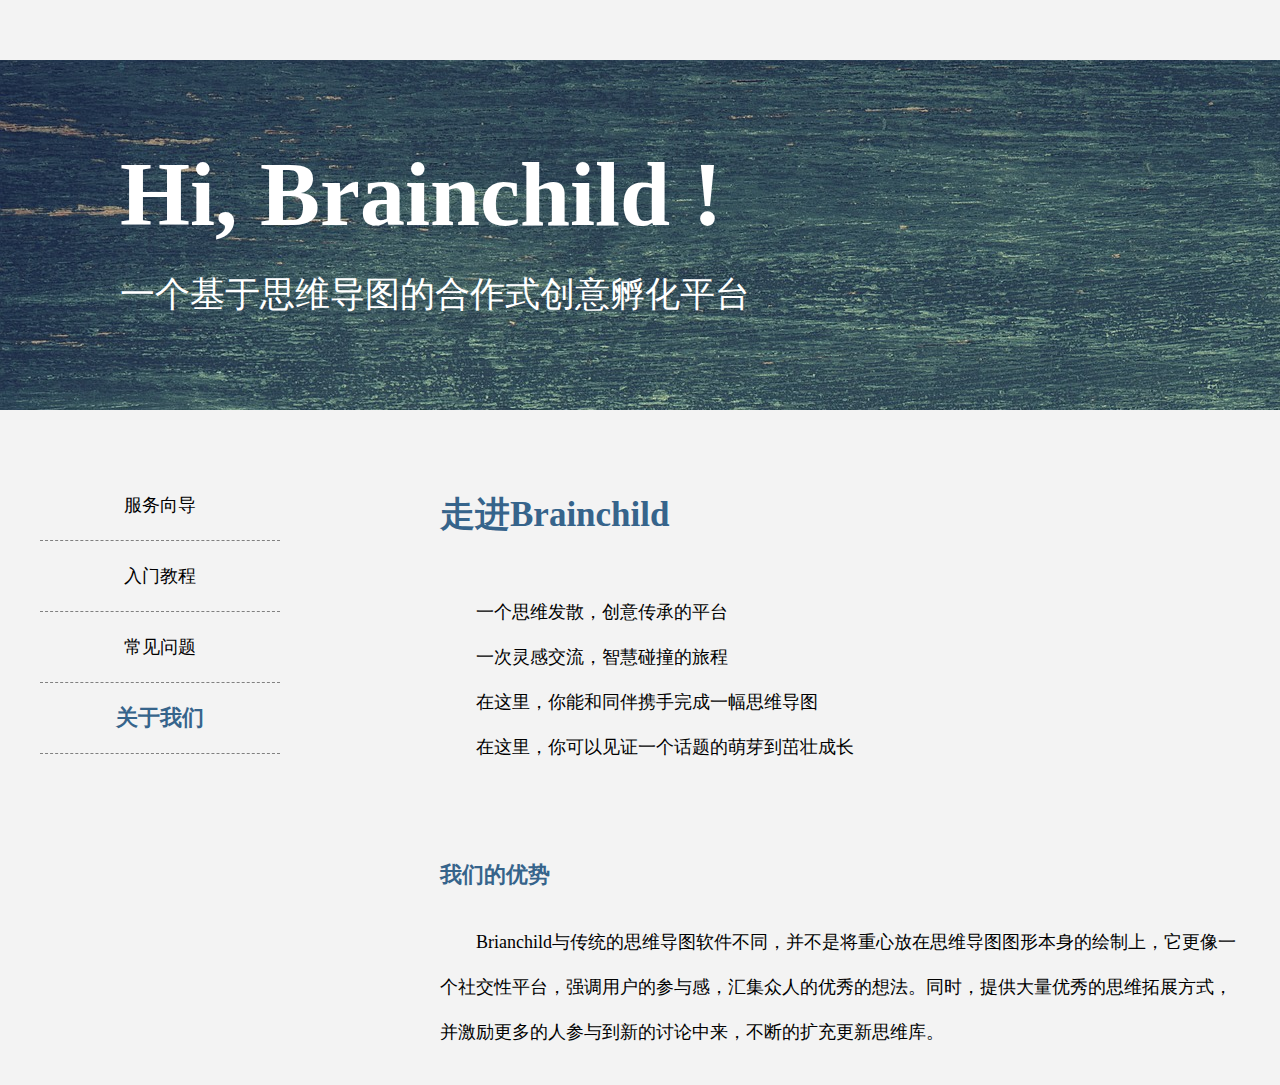
<file: brainchild_doc/about_us.html>
<!DOCTYPE html>
<html>
<head>
    <meta charset="utf-8">
    <link rel="stylesheet" type="text/css" href="reading_doc.css">
	<title>用户中心</title>

</head>
<body class="background">
    <div class="above_top">

    </div>
    <div class="top">
        <div>
        	<p class="top_text_title">Hi, Brainchild !</p>
            <p class="top_text_content">一个基于思维导图的合作式创意孵化平台</p>
            <!-- <img src="brain.png" class="image"> -->
        </div>
    	
    </div>
    <div class="middle" style="height: 300px">
    	<div class="middle_left">
    	   <ul>
    	   	  <li><a href="service_director.html">服务向导</a></li>
    	   	  <li><a href="fundamental_course.html">入门教程</a></li>
    	   	  <li><a href="usual_problem.html">常见问题</a></li>
    	   	  <li><a href="about_us.html" class="button_chosen">关于我们</a></li>
    	   </ul>

    	</div>
    	<div class="middle_right">
    	    <p class="mid_text_title">走进Brainchild</p>
    	    <br>
            <br>
            <!-- <p class="mid_text_content">一个<span>思维</span>发散，<span>创意</span>传承的平台</p> -->
            <!-- <p class="mid_text_content" style="text-indent: 4em">一次<span>灵感</span>交流，<span>智慧</span>碰撞的旅程</p> -->
            <p class="mid_text_content">一个思维发散，创意传承的平台</p>
            <p class="mid_text_content">一次灵感交流，智慧碰撞的旅程</p>          
            <p class="mid_text_content">在这里，你能和同伴携手完成一幅思维导图</p>
            <p class="mid_text_content">在这里，你可以见证一个话题的萌芽到茁壮成长</p>
            <br>
            <br>
            <p class="mid_text_subtitle">我们的优势</p> 
            <br>
            <p class="mid_text_content">Brianchild与传统的思维导图软件不同，并不是将重心放在思维导图图形本身的绘制上，它更像一个社交性平台，强调用户的参与感，汇集众人的优秀的想法。同时，提供大量优秀的思维拓展方式，并激励更多的人参与到新的讨论中来，不断的扩充更新思维库。</p>
            <br>
            
    	</div>
    </div>

</body>
</html>
</file>
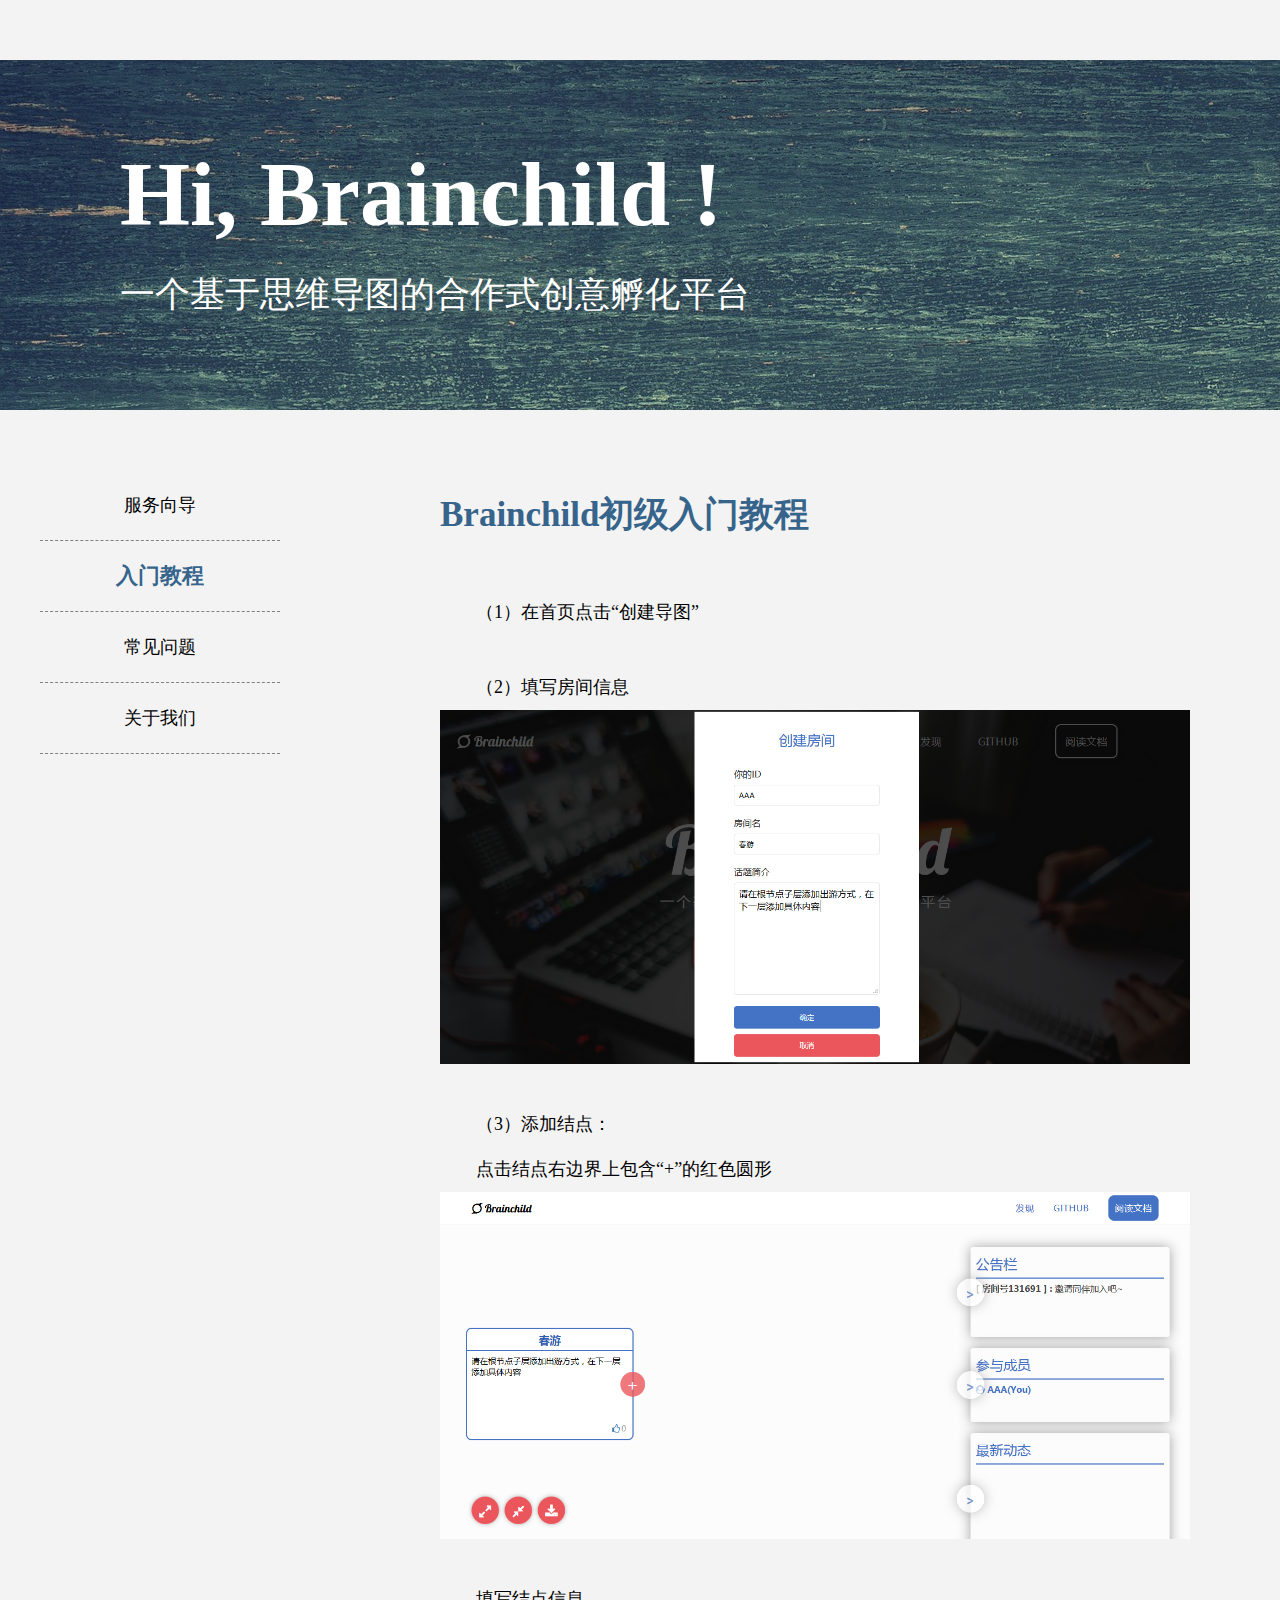
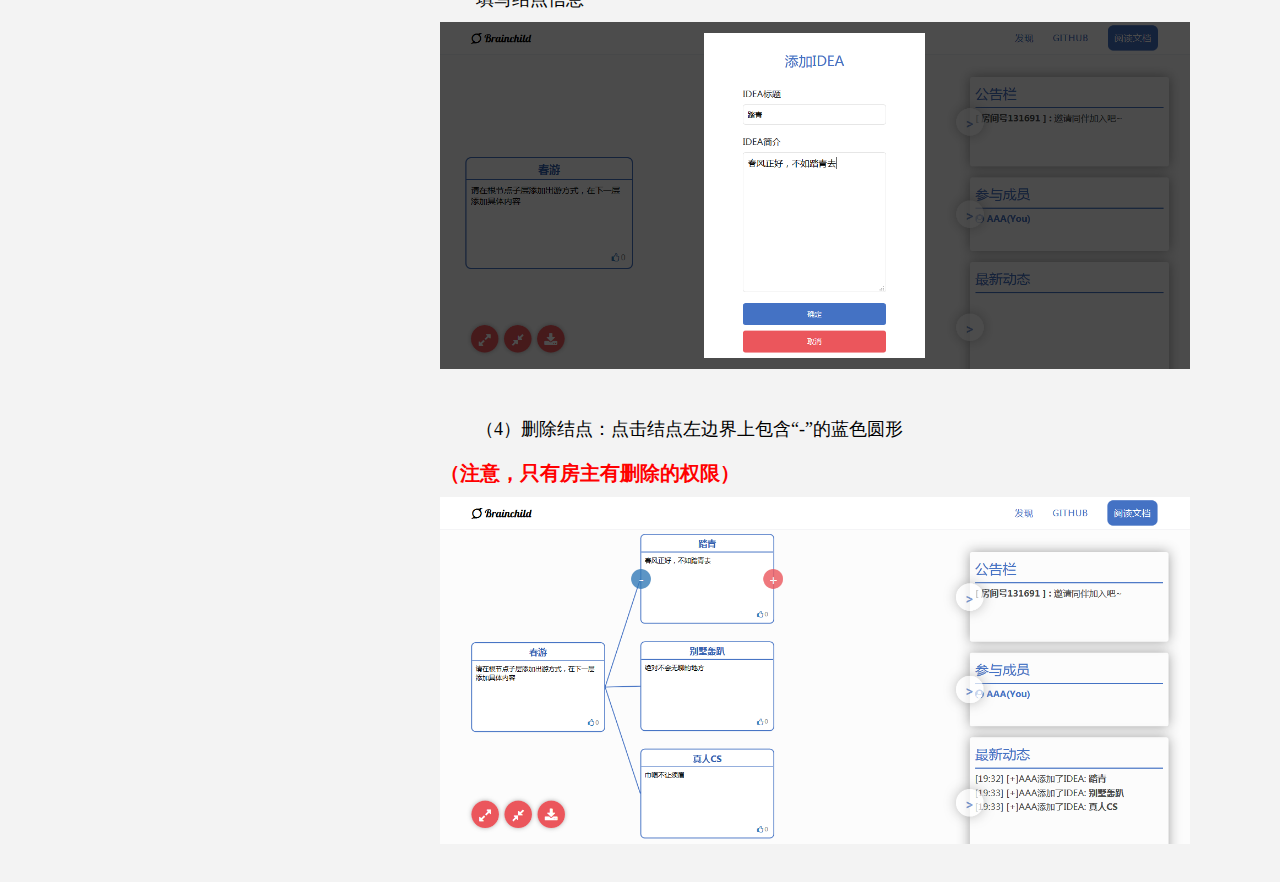
<file: brainchild_doc/fundamental_course.html>
<!DOCTYPE html>
<html>
<head>
    <meta charset="utf-8">
    <link rel="stylesheet" type="text/css" href="reading_doc.css">
	<title>用户中心</title>

</head>
<body class="background">
    <div class="above_top">

    </div>
    <div class="top">
        <div>
        	<p class="top_text_title">Hi, Brainchild !</p>
            <p class="top_text_content">一个基于思维导图的合作式创意孵化平台</p>
            <!-- <img src="brain.png" class="image"> -->
        </div>
    	
    </div>
    <div class="middle" style="height: 300px">
    	<div class="middle_left">
    	   <ul>
    	   	  <li><a href="service_director.html">服务向导</a></li>
    	   	  <li><a href="fundamental_course.html" class="button_chosen">入门教程</a></li>
    	   	  <li><a href="usual_problem.html">常见问题</a></li>
    	   	  <li><a href="about_us.html">关于我们</a></li>
    	   </ul>

    	</div>
    	<div class="middle_right">
    	    <p class="mid_text_title">Brainchild初级入门教程</p>
            <br>
            <br>
            <p class="mid_text_content">（1）在首页点击“创建导图”</p>
            <br>
            <p class="mid_text_content">（2）填写房间信息</p>    
            <p><img src="picture/p1.png" width="750" height="354"> </p>
            <br>                              
            <p class="mid_text_content">（3）添加结点：</p>
            <p class="mid_text_content">点击结点右边界上包含“+”的红色圆形</p>
            <p><img src="picture/p2.png" width="750" height="347"></p>
            <br>
            <p class="mid_text_content"> 填写结点信息</p>
            <p><img src="picture/p3.png" width="750" height="347"></p>
            <br>
            <p class="mid_text_content">（4）删除结点：点击结点左边界上包含“-”的蓝色圆形<br><span style="color: red; font-weight: bold;">（注意，只有房主有删除的权限）</span></p>
            <p><img src="picture/p4.png" width="750" height="347"></p>
            <br>

    	</div>
    </div>

</body>
</html>
</file>
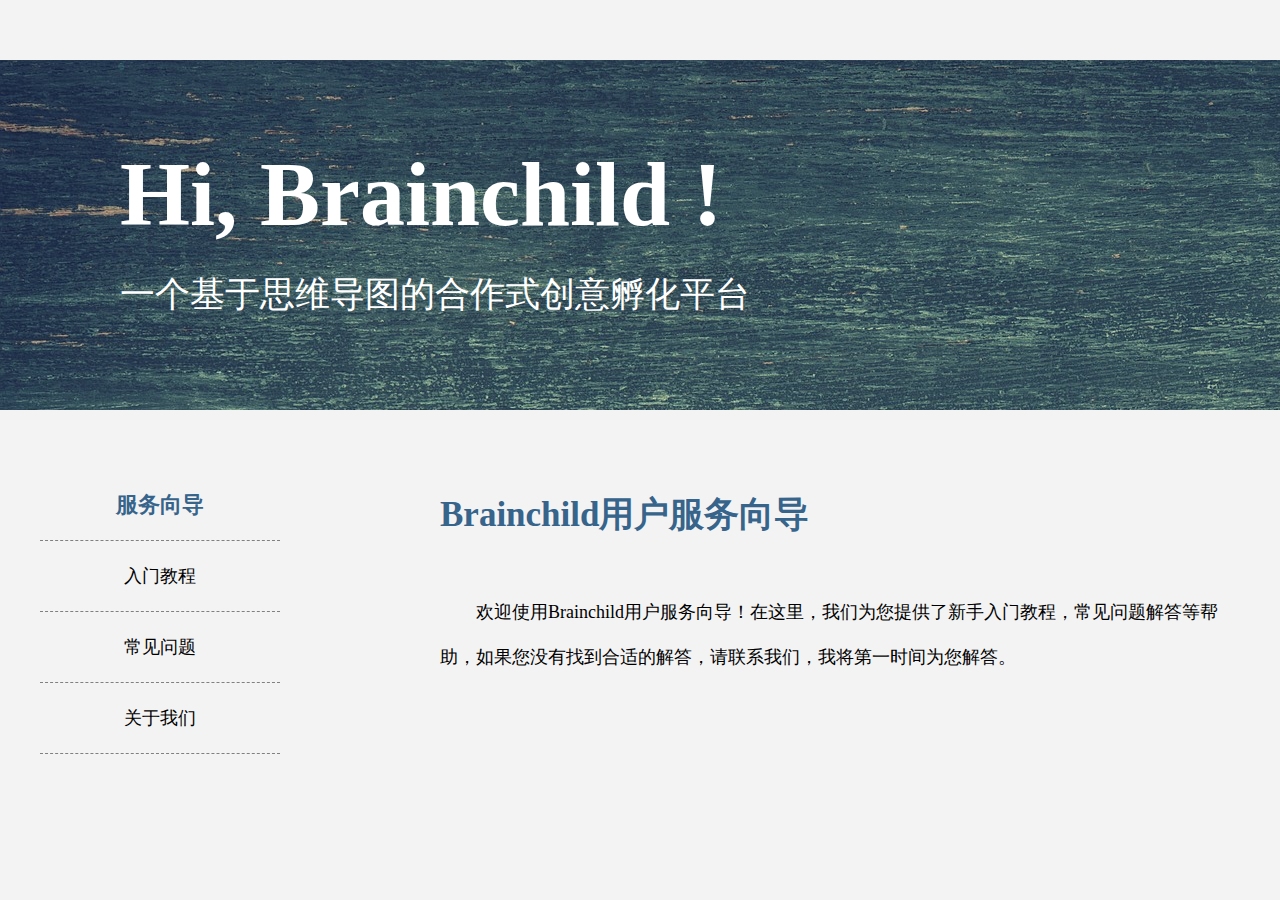
<file: brainchild_doc/service_director.html>
<!DOCTYPE html>
<html>
<head>
    <meta charset="utf-8"> 
    <link rel="stylesheet" type="text/css" href="reading_doc.css">
	<title>用户中心</title>

</head>
<body class="background">
    <div class="above_top">

    </div>
    <div class="top">
        <div>
        	<p class="top_text_title">Hi, Brainchild !</p>
            <p class="top_text_content">一个基于思维导图的合作式创意孵化平台</p>
            <!-- <img src="brain.png" class="image"> -->
        </div>
    	
    </div>
    <div class="middle" style="height: 300px">
    	<div class="middle_left">
    	   <ul>
    	   	  <li><a href="service_director.html"  class="button_chosen">服务向导</a></li>
    	   	  <li><a href="fundamental_course.html">入门教程</a></li>
    	   	  <li><a href="usual_problem.html">常见问题</a></li>
    	   	  <li><a href="about_us.html">关于我们</a></li>
    	   </ul>

    	</div>
    	<div class="middle_right">
    	    <p class="mid_text_title">Brainchild用户服务向导</p>
    	    <br>
    	    <br>
    	    <p class="mid_text_content">欢迎使用Brainchild用户服务向导！在这里，我们为您提供了新手入门教程，常见问题解答等帮助，如果您没有找到合适的解答，请联系我们，我将第一时间为您解答。</p>
    	</div>
    </div>

</body>
</html>
</file>
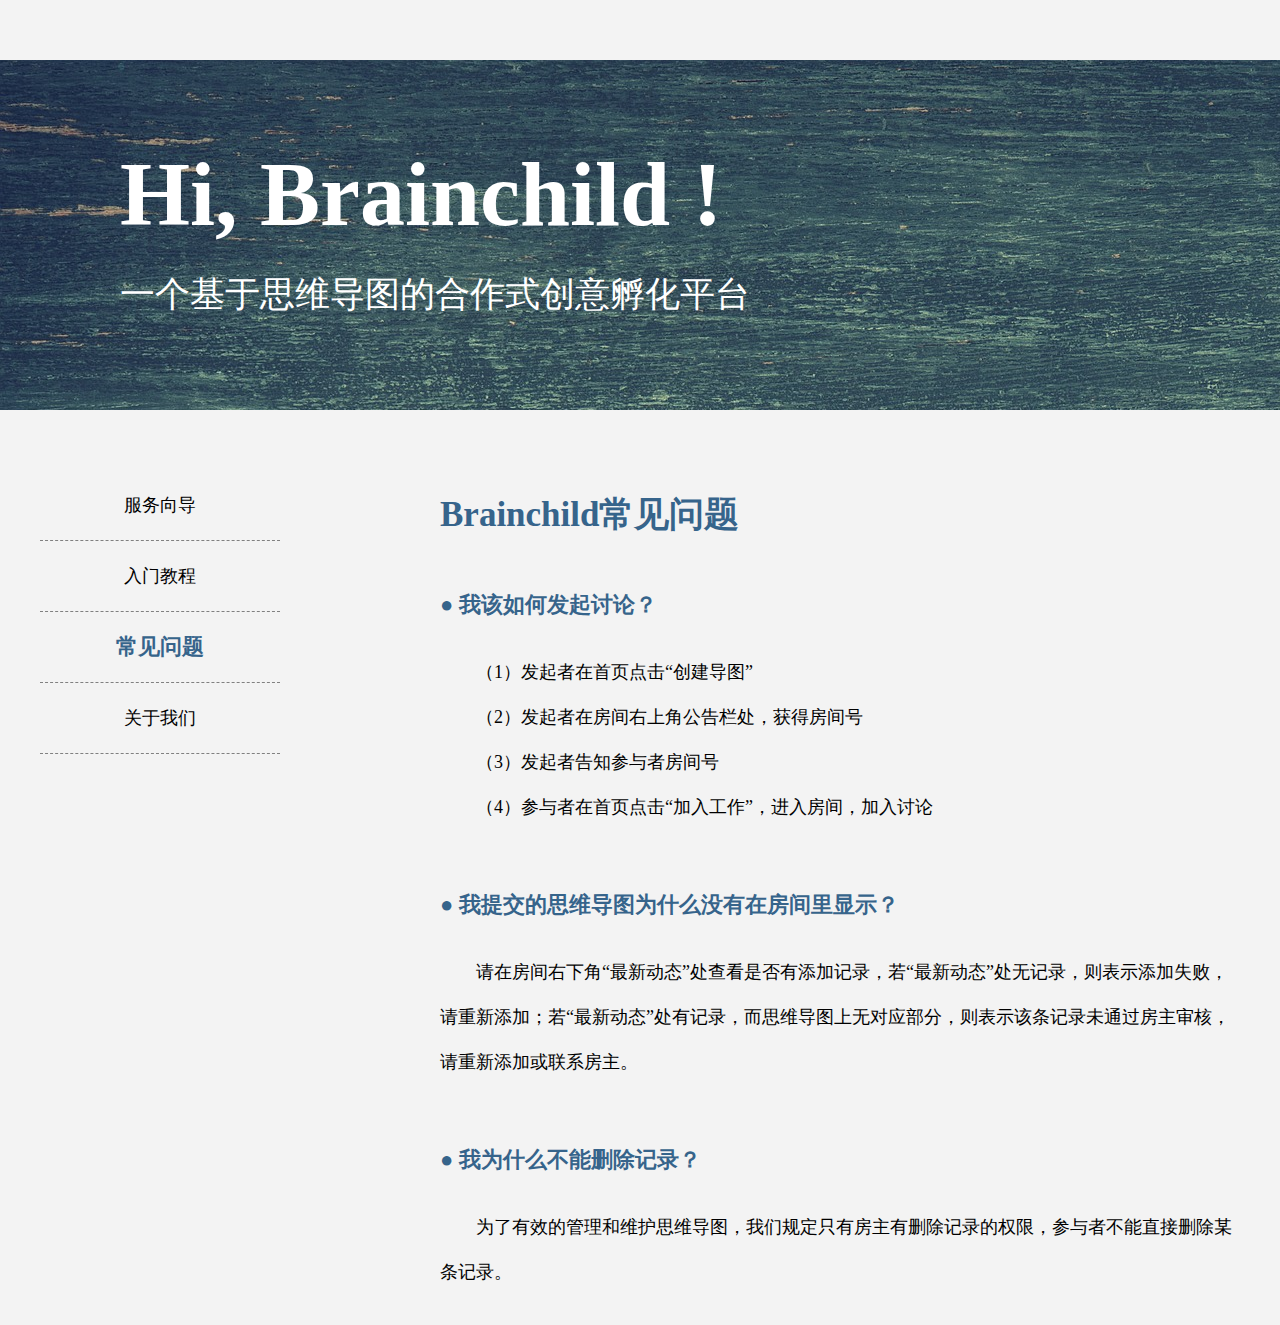
<file: brainchild_doc/usual_problem.html>
<!DOCTYPE html>
<html>
<head>
    <meta charset="utf-8">
    <link rel="stylesheet" type="text/css" href="reading_doc.css">
	<title>用户中心</title>

</head>
<body class="background">
    <div class="above_top">

    </div>
    <div class="top">
        <div>
        	<p class="top_text_title">Hi, Brainchild !</p>
            <p class="top_text_content">一个基于思维导图的合作式创意孵化平台</p>
        	<!-- <img src="brain.png" class="image"> -->
        </div>
    	
    </div>
    <div class="middle" style="height: 300px">
    	<div class="middle_left">
    	   <ul>
    	   	  <li><a href="service_director.html">服务向导</a></li>
    	   	  <li><a href="fundamental_course.html">入门教程</a></li>
    	   	  <li><a href="usual_problem.html" class="button_chosen">常见问题</a></li>
    	   	  <li><a href="about_us.html">关于我们</a></li>
    	   </ul>

    	</div>
    	<div class="middle_right">
    	    <p class="mid_text_title">Brainchild常见问题</p>
    	    <br>
            <p class="mid_text_subtitle">● 我该如何发起讨论？</p> 
            <br>
            <p class="mid_text_content">（1）发起者在首页点击“创建导图”</p>
            <p class="mid_text_content">（2）发起者在房间右上角公告栏处，获得房间号</p>
            <p class="mid_text_content">（3）发起者告知参与者房间号</p>
            <p class="mid_text_content">（4）参与者在首页点击“加入工作”，进入房间，加入讨论</p>
    	    <br>
            <p class="mid_text_subtitle"> ● 我提交的思维导图为什么没有在房间里显示？</p> 
            <br>
            <p class="mid_text_content">请在房间右下角“最新动态”处查看是否有添加记录，若“最新动态”处无记录，则表示添加失败，请重新添加；若“最新动态”处有记录，而思维导图上无对应部分，则表示该条记录未通过房主审核，请重新添加或联系房主。</p>
            <br>
            <p class="mid_text_subtitle">● 我为什么不能删除记录？</p> 
            <br>
            <p class="mid_text_content">为了有效的管理和维护思维导图，我们规定只有房主有删除记录的权限，参与者不能直接删除某条记录。</p>
            <br>
    	</div>
    </div>

</body>
</html>
</file>
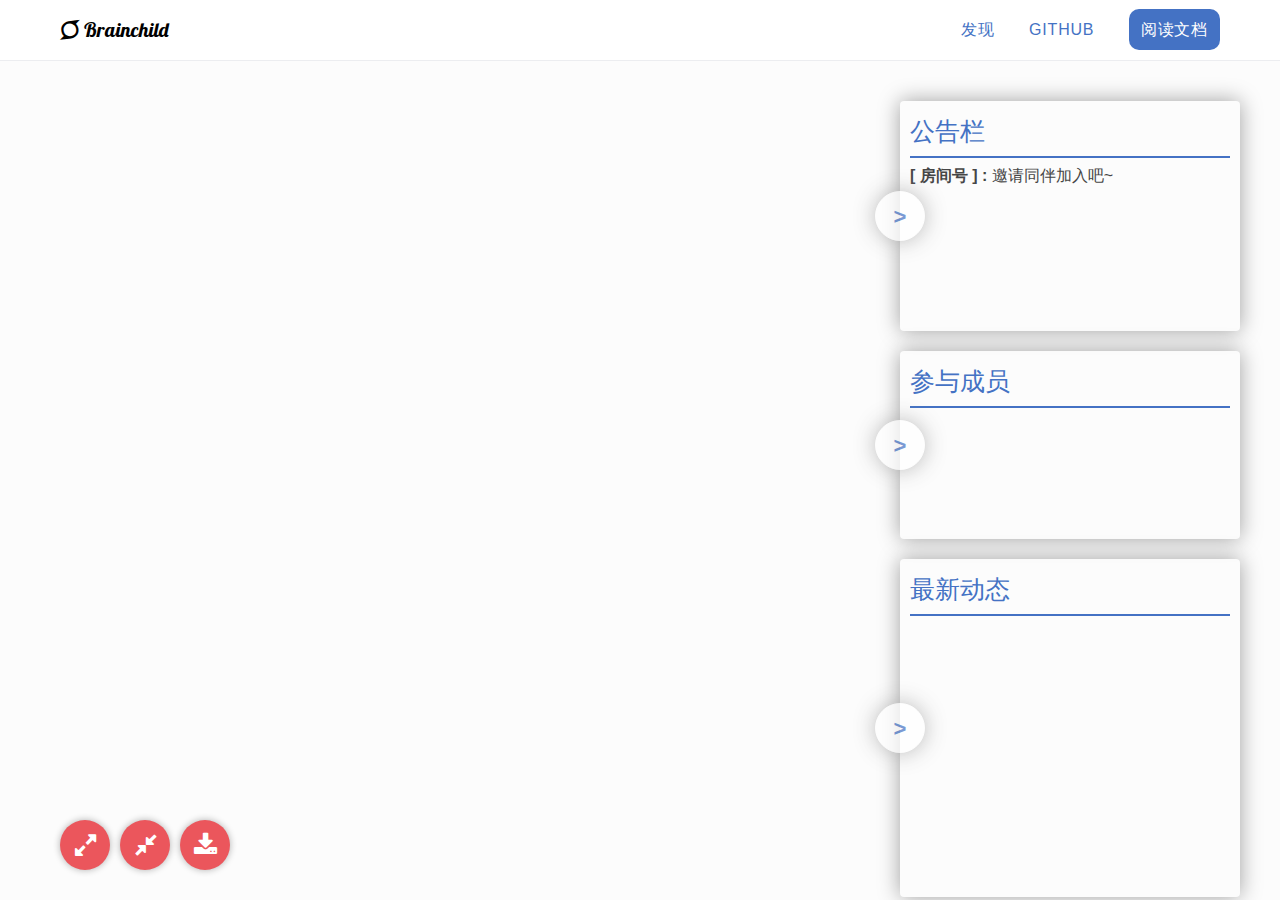
<file: templates/room.html>
<!DOCTYPE html>
<html lang="en">

<head>
    <title></title>
    <meta charset="UTF-8">
    <meta name="viewport" content="width=device-width, initial-scale=1">
    <link rel="stylesheet" href="../static/css/room.css">
    <link rel="stylesheet" href="../static/css/font-awesome-4.7.0/css/font-awesome.min.css" />
    <link rel="stylesheet" href="../static/css/mindmap.css" />
    <link rel="stylesheet" href="../static/css/float_out_window.css" />
    <script src="../static/js/user.js"></script>
    <script src="../static/js/mindmap.js"></script>
    <script src="../static/js/GUIInterface.js"></script>
    <script src="../static/js/jquery-3.1.1.min.js"></script>
    <script src="../static/js/html2canvas.js"></script>
    <script src="http://canvg.github.io/canvg/rgbcolor.js"></script> 
    <script src="http://canvg.github.io/canvg/StackBlur.js"></script>
    <script src="http://canvg.github.io/canvg/canvg.js"></script> 
    <script src="../static/js/request.js"></script>
    <script src="../static/js/room.js"></script>
</head>

<body>
    <div id="fod-mask"></div>
    <nav>
        <button id="menu"><i class="fa fa-bars"></i></button>
        <span id="brand"><i class="fa fa-superpowers"></i> Brainchild</span>
        <ul>
            <li><a href="#" class="hover-underline">发现</a></li>
            <li><a class="hover-underline" target="_blank" href="https://github.com/HE1HE/Brainchild">GITHUB</a></li>
            <li><a href="#" id="read-document">阅读文档</a></li>
        </ul>
    </nav>
    <div id="working-area">
        <div id="mindmap">
            <svg version="1.1" baseProfile="full" width="100%" height="100%" xmlns="http://www.w3.org/2000/svg">
            </svg>
        </div>
        <div id="topic-container" class="info-div">
            <p><span id="topic-title">公告栏</span></p>
            <span id="topic-intro"></span>
            <button class="info-div-btn">></button>
        </div>
        <div id="contributor-container" class="info-div">
            <p><span id="contributor-title">参与成员</span></p>
            <ul>
            </ul>
            <button class="info-div-btn">></button>
        </div>
        <div id="news-container" class="info-div">
            <p><span id="news">最新动态</span></p>
            <ul>
            </ul>
            <button class="info-div-btn">></button>
        </div>
        <button id="scale-map-expand" class="mindmap-func"><i class="fa fa-expand"></i></button>
        <button id="scale-map-compress" class="mindmap-func"><i class="fa fa-compress"></i></button>
        <button id="mindmap-to-png" class="mindmap-func"><i class="fa fa-download"></i></button>
    </div>
</body>

</html>
</file>
<file: brainchild_doc/reading_doc.css>
*{
			margin: 0;
			padding: 0;
			font-size: 20px;
			line-height: 30px;
		}
		.background{
			background: #F3F3F3;
			/*background: #EBEBEB;*/
		}
		ul{
			list-style: none;
			color: white;
			/*border: solid;*/
			/*border-width: 5px;*/
			/*border-bottom: 1px dashed grey;*/
			/*border-color: white;*/
			/*width: 200px;*/
		}
		li{
			border-bottom: 1px dashed grey;
			/*border-top: 1px dashed grey;*/
		}

		a:hover,.button_chosen{
			/*background: #d9d9d9;*/
			font-weight: bold;
			font-size: 22px;
			/*text-decoration: underline;*/
			/*color: #4169E1;*/
			color: #36648B;
		}

		a{
			text-decoration: none;
			color: black;
			display: block;
			height: 70px;
			text-align: center;
			line-height: 70px;
			font-size: 18px;
		}
					
		.above_top{
			height: 60px;
			position: relative;
		}
		.top{
			height:350px;  
			/*margin: 60px auto;*/
			/*background: #D3D3D3;*/
			background: url(picture/top_pic.jpg);
			position: relative;
			/*margin-top: 20px;*/
		}
		.top_text_title{
			font-size: 90px;
			font-weight: bold;
			/*text-align: center;*/
			position: absolute;
			/*float: left;*/
			top:120px;
			left: 120px;
			/*color: #36648B;*/
			color: white;
		}
		.top_text_content{
			font-size: 35px;
			/*font-weight: bold;*/
			/*text-align: center;*/
			position: absolute;
			/*float: left;*/
			top:220px;
			left: 120px;
			/*color: #36648B;*/
			color: white;
		}
		.image{
			height: 150px;
			width: 150px;
			position: absolute;
			margin-left: 1100px;
			margin-top: 125px;
			/*top: 20px;*/
			/*right: 150px;*/
		}
		.middle{
			/*height: 400px; */
			width: 1200px; 
			margin: 60px auto; 
			position: relative;
		}
		.middle_left{
			/*background: white; */
			width: 240px; 
			/*float: left;*/
			position: absolute;
			top: 0;
			left: 0;
		}
		.middle_right{
			/*background: green; */
			width: 800px; 
			position: absolute;
			top: 0;
			right: 0;
		}
		.mid_text_title{
			font-size: 35px;
			font-weight: bold;
			color: #36648B;
			margin-top: 30px;
			/*text-indent: 1em;*/
		}
		.mid_text_subtitle{
			font-size: 22px;
			font-weight: bold;
			color: #36648B;
			margin-top: 30px;
			/*text-indent: 1em;*/
		}
		.mid_text_content{
			font-size: 18px;
			text-indent: 2em;
			line-height: 2.5em;
			/*border-bottom: 1px dashed grey;*/
		}
</file>
<file: static/css/room.css>
*{
    margin: 0;
    padding: 0;
    font-family: "Hiragino Sans GB", "Microsoft YaHei","WenQuanYi Micro Hei", sans-serif;
}

li{
    list-style: none;
}
button{
    outline: none;
}
/*Web字体*/
@font-face{
    font-family: "Lobster";
    src: url("../fonts/Lobster-Regular.ttf");
}
#brand,#head-title{
    font-family: "Lobster",serif;
}

/*导航栏*/
nav,#brand,nav > ul,nav li{
    display: inline-block;
    height: 60px;
}
nav{
    width: 100%;
    position: relative;
    /*box-shadow: 0 3px 4px #888888;*/
    border-bottom: 1px solid rgb(236, 237, 240);
}
nav > ul{
    float: right;
    margin-right: 30px;
}

#brand{
    line-height: 60px;
    font-size: 20px;
    margin-left: 60px;
    cursor: pointer;
}
nav li{
    margin-right: 30px;
    font-size: 16px;
    letter-spacing: 0.8px;
    vertical-align: middle;
}
nav a{
    line-height: 60px;
    text-decoration: none;
    color: rgb(68, 114, 196);
}
#read-document{
    background-color: rgb(68,114,196);
    color: white;
    padding: 12px;
    border-radius: 10px;
    /*box-shadow: 0px 5px 9px rgb(30,30,30);*/
    transition: all,0.2s;
}
/*导航栏hover效果*/
#read-document:hover{
    background-color: rgb(48, 94, 176);
}
.hover-underline{
    position: relative;
}
.hover-underline::before{
    content:" ";
    display: block;
    border-bottom: 2px solid rgb(68, 114, 196);
    /*border-bottom: 3px solid rgb(235,86,92);*/
    position: absolute;
    left: 50%;
    top: 5px;
    width: 0%;
    height: 100%;
    transition: width 0.2s,left 0.2s;
}
.hover-underline:hover::before{
    width: 100%;
    left: 0%;
}
#menu{
    display: none;
}

/*工作区布局*/
#working-area{
    width: 100%;
    height: calc(100vh - 61px);
    background-color: rgb(252,252,252);
    position: relative;
    box-sizing: border-box;
    overflow: hidden;
    /*padding-top: 40px;*/
}
#mindmap{
    min-width: 100%;
    min-height: 100%;
    box-sizing: border-box;
    position: absolute;
    left: 0;
    top: 0;
    transition: transform 0.2s;
}
.info-div{
    width: 25%;
    box-shadow: 0 0px 21px #9f9f9f;
    border-radius: 4px;
    position: absolute;
    right: 40px;
    padding: 10px;
    transition: right 0.4s;
}
#topic-intro,.info-div ul{
    display: inline-block;
    max-height: 80%;
    overflow: auto;
}
.info-div p{
    padding-bottom: 5px;
    border-bottom: 2px solid rgb(68, 114, 196);
    margin-bottom: 5px;
}
.info-div p span{
    color: rgb(68, 114, 196);
    /*font-weight: bold;*/
    font-size: 25px;
}
.info-div{
    color: rgb(70,70,70);
    font-size: 16px;
    line-height: 1.6;
}
.info-div-btn{
    width: 50px;
    height: 50px;
    line-height: 50px;
    border-radius: 25px;
    border: 1px solid white;
    background-color: white;
    opacity: 0.7;
    box-shadow: 0 0px 21px #9f9f9f;
    color: rgb(68, 114, 196);
    font-size: 22px;
    font-weight: bold;
    
    position: absolute;
    top: calc(50% - 25px);
    left: -25px;
    /*transform: translateX(-50%);*/

    transition: all 0.4s;
    cursor: pointer;
}
.info-div-btn:hover{
    border: 1px solid rgb(68, 114, 196);
    opacity: 1;
}
#topic-container{
    height: 25%;
    top: 40px;
}
#contributor-container{
    height: 20%;
    top: calc( 80px + 25% );
}
#news-container{
    height: 38%;
    top: calc( 120px + 45% );
}

/*参与成员列表*/
#contributor-container li{
    display: inline-block;
    margin-right: 10px;
}
.admin{
    color: rgb(235,86,92);
    /*color: rgb(245,205,32);*/
    /*color: red;*/
    font-weight: bold;
}
.admin:after{
    content:"(Admin)";
}
.me{
    color: rgb(68, 114, 196);
    font-weight: bold;
}
.me:after{
    content:"(You)";
}
/*放大和缩小按钮*/
.mindmap-func{
    position: absolute;
    left: 40px;
    bottom: 30px;
    color: white;
    font-size: 25px;

    width: 50px;
    height: 50px;
    line-height: 50px;
    border-radius: 25px;
    background-color: rgb(235,86,92);
    cursor: pointer;
    border: none;
    transition: all 0.2s;
    box-shadow: 0 0px 7px #afafaf;
}
.mindmap-func:hover{
    background-color: rgb(215,66,72);
}
#scale-map-expand{
    left: 60px;
}
#scale-map-compress{
    left: 120px;
}
#mindmap-to-png{
    left: 180px;
}
.png{
    position: absolute;
}
/*svg*/
svg{
    width: 100%;
    height: 100%;
    position: absolute;
    top: 0;
    right: 0;
    bottom: 0;
    left: 0;
}

.message{
    /*display: hidden;*/
}

@media (max-width: 756px){
    /*在小尺寸屏幕上导航栏重布局*/
    nav{
        position: absolute;
        height: 60px;
        overflow: hidden;
        border-bottom: none;
        box-sizing: border-box;
        border-bottom: 1px solid rgb(236, 237, 240);
        transition: all 0.2s;
        z-index: 200;
    }
    #working-area{
        position: absolute;
        top: 60px;
        z-index: 199;
    }
    nav.expand{
    /*nav:hover{*/
        /*点击后伸展开的导航栏*/
        height: 180px;
        background-color: rgba(255,255,255,.9);
    }
    nav.expand>#brand,nav.expand>#menu,{
    /*nav:hover>#brand,nav:hover>#menu{*/
        opacity: .5;
    }
    nav.expand li:nth-child(1),nav.expand li:nth-child(3){
    /*nav:hover li:nth-child(1),nav:hover li:nth-child(3){*/
        background-color: rgba(68,114,196,.1);
    }
    #brand{
        width: 100%;
        height: 60px;
        line-height: 60px;
        text-align: center;
        margin-left: 0;
    }
    nav>ul,nav li{
        width: 100%;
        height: 30px;
        font-size: 14px;
        text-align: center;
        margin-right: 0;
    }
    nav a{
        /*color: white;*/
        line-height: 30px;
    }
    #read-document{
        border: none;
        color: rgb(68,114,196);
        box-shadow: none;
        background-color: transparent;
    }
    #read-document:hover{
        border: none;
        box-shadow: none;
        background-color: transparent;
    }
    #menu{
        display: block;
        width: 40px;
        height: 60px;
        line-height: 60px;
        border: none;
        background: transparent;
        position: absolute;
        right: 10px;
        font-size: 20px;
        color: rgb(0,0,0);
        text-shadow: 0px 0px 7px rgb(30,30,30);
    }
}
</file>
<file: static/css/mindmap.css>
.node-container{
    /*box-sizing: border-box;*/
    background-color: white;
    border: 2px solid rgb(68,114,196);
    border-radius: 10px;
    width: 300px;
    height: 200px;
    position: absolute;
    font-family: "Hiragino Sans GB", "Microsoft YaHei","WenQuanYi Micro Hei", sans-serif;
}
.node-title-container{
    position: relative;
    box-sizing: border-box;
    width: 100%;
    height: 40px;
    line-height: 40px;
    text-align: center;
    border-bottom: 2px solid rgb(68,114,196);
    font-size: 20px;
    font-weight: bold;
    color: rgb(48,94,176);
}
.node-contain-container{
    box-sizing: border-box;
    width: 100%;
    height: 160px;
    font-size: 15px;
    padding: 8px;
    overflow: auto;
}
.node-add-button,.node-remove-button{
    position: absolute;
    top: 50%;
    width: 45px;
    height: 45px;
    border-radius: 22.5px;
    border: none;
    opacity: 0;
    color: white;
    transition: opacity 0.2s;
    font-size: 30px;
    line-height: 45px;
}
.node-container:hover .node-add-button,.node-container:hover .node-remove-button{
    opacity: 0.8;
}
.node-add-button:hover,.node-remove-button:hover{
    /*opacity: 1.0;*/
    cursor: pointer;
}
.node-add-button:focus,.node-remove-button:focus{
    outline: none;
}
.node-add-button{
    right: 0;
    transform: translate(50%,-50%);
    background-color: rgb(235,86,92);
}
.node-remove-button{
    left: 0;
    transform: translate(-50%,-50%);
    background-color: rgb(51,122,183);
}
#root-node{
    position: absolute;
    top: calc(50% - 100px);
    left: 50px;
    /*transform: translateY(-50%);*/
}

/*点赞按钮和人数*/
.node-vote-button{
    background: transparent;
    width: 20px;
    height: 40px;
    line-height: 40px;
    text-align: center;
    font-size: 16px;
    cursor: pointer;
    color: rgb(51,122,183);

    border: none;
    position: absolute;
    right: 20px;
    bottom: 0;
}
.node-supporter-num{
    width: 20px;
    height: 40px;
    line-height: 40px;
    text-align: left;
    font-size: 14px;

    color: rgb(150,150,150);

    position: absolute;
    right: 0px;
    bottom: 0;
}
</file>
<file: static/css/float_out_window.css>
.float-out-div{
    /*display: none;*/
    width: 400px;
    position: fixed;
    top: 50%;
    left: 50%;
    transform: translate(-50%,-50%);
    font-family: "Hiragino Sans GB", "Microsoft YaHei","WenQuanYi Micro Hei", sans-serif;
    z-index: 100;
    background-color: white;
}
.float-out-div *{
    color: black;
}
.fod-title{
    text-align: center;
    color: rgb(68,114,196);
    margin-top: 25px;
    margin-bottom: 25px;
    font-size: 25px;
    padding: 8px;
}
.fod-container{
    text-align: center;
    width: 100%;
}
.fod-container form{
    width: 65%;
    display: inline-block;
    text-align: left;
}
.fod-container form input,.fod-container form textarea{
    box-sizing: border-box;
    width: 100%;
    margin-bottom: 20px;
    margin-top: 8px;
    padding: 8px;
    border: 1px solid #e3e3e3;
    border-radius: 5px;
}
.fod-container form label{
    color: #333;
}
#topic-intro{
    height: 200px;
}
.fod-button-container{
    display: inline-block;
    width: 65%;
}
.fod-button{
    width: 100%;
    padding-top: 10px;
    padding-bottom: 10px;
    border-radius: 5px;
    font-size: 13px;
    margin-right: 10px;
    margin-bottom: 10px;
    border: none;
    color: white;
    cursor: pointer;
    transition: all 0.3s;
}
.fod-btn-confirm{
    background-color: rgb(68,114,196);
}
.fod-btn-confirm:hover{
    background-color: rgb(48,94,176);
    box-shadow: 0px 3px 9px rgb(30,30,30);
}
.fod-btn-cancel{
    background-color: rgb(235,86,92);
}
.fod-btn-cancel:hover{
    background-color: rgb(215,66,72);
    box-shadow: 0px 3px 9px rgb(30,30,30);
}

#fod-mask{
    width: 100vw;
    height: 100vh;
    background-color: rgba(0,0,0,0.7);
    position: fixed;
    display: none;
    z-index: 99;
}
</file>
